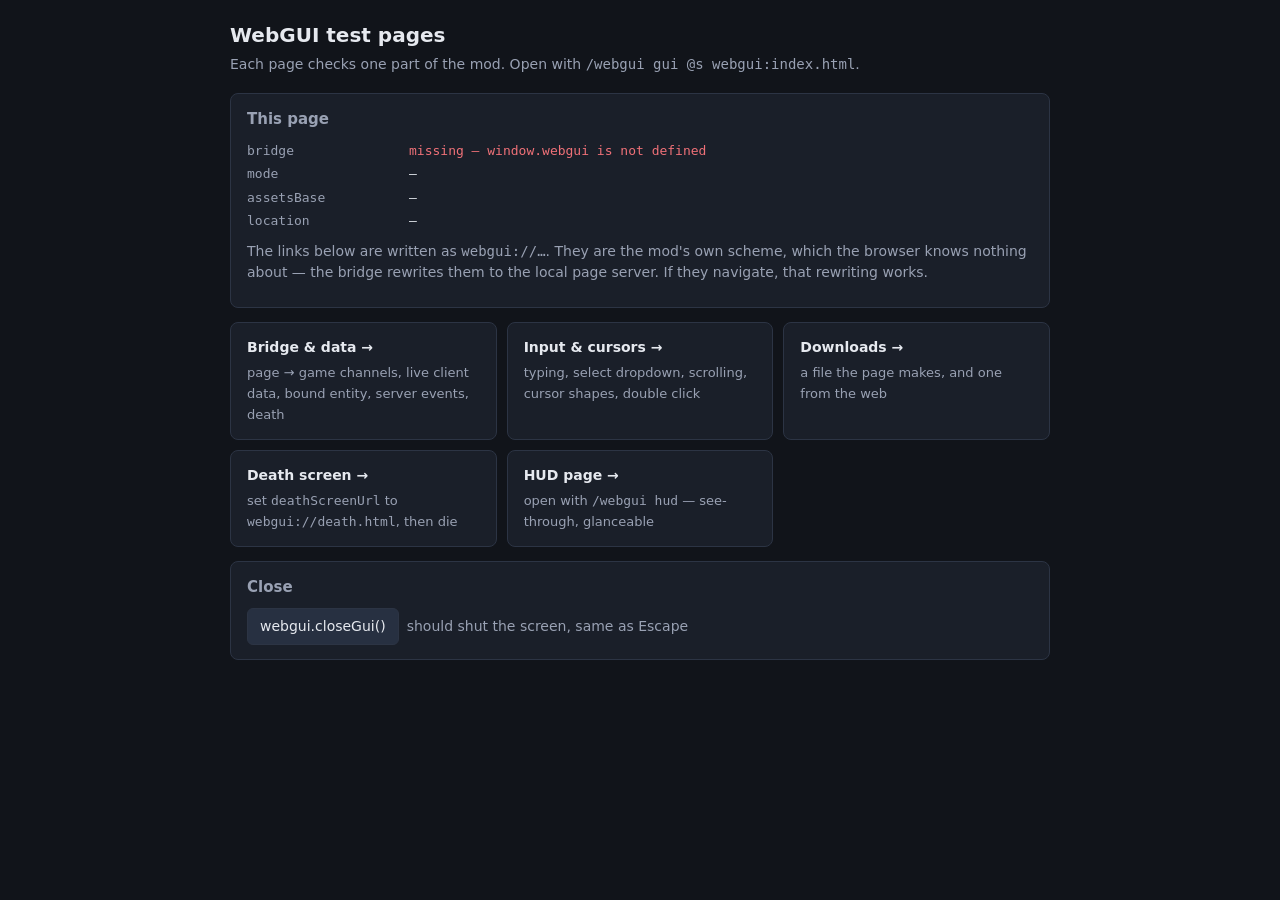
<file: dev/testpages/index.html>
<!doctype html>
<html lang="en">
<head>
<meta charset="utf-8">
<title>WebGUI test pages</title>
<link rel="stylesheet" href="style.css">
</head>
<body>
<div class="wrap">
  <h1>WebGUI test pages</h1>
  <p class="sub">Each page checks one part of the mod. Open with
     <code>/webgui gui @s webgui:index.html</code>.</p>

  <div class="panel">
    <h2>This page</h2>
    <div class="kv">
      <div>bridge</div><div id="has-bridge">checking…</div>
      <div>mode</div><div id="mode">—</div>
      <div>assetsBase</div><div id="base">—</div>
      <div>location</div><div id="here">—</div>
    </div>
    <p class="dim" style="margin-top:10px">
      The links below are written as <code>webgui://…</code>. They are the mod's own scheme,
      which the browser knows nothing about — the bridge rewrites them to the local page
      server. If they navigate, that rewriting works.
    </p>
  </div>

  <div class="grid">
    <a class="card" href="webgui://bridge.html">
      <b>Bridge &amp; data →</b>
      <span>page → game channels, live client data, bound entity, server events, death</span>
    </a>
    <a class="card" href="webgui://input.html">
      <b>Input &amp; cursors →</b>
      <span>typing, select dropdown, scrolling, cursor shapes, double click</span>
    </a>
    <a class="card" href="webgui://download.html">
      <b>Downloads →</b>
      <span>a file the page makes, and one from the web</span>
    </a>
    <a class="card" href="webgui://death.html">
      <b>Death screen &rarr;</b>
      <span>set <code>deathScreenUrl</code> to <code>webgui://death.html</code>, then die</span>
    </a>
    <a class="card" href="webgui://hud.html">
      <b>HUD page →</b>
      <span>open with <code>/webgui hud</code> — see-through, glanceable</span>
    </a>
  </div>

  <div class="panel" style="margin-top:14px">
    <h2>Close</h2>
    <div class="row">
      <button id="close">webgui.closeGui()</button>
      <span class="dim">should shut the screen, same as Escape</span>
    </div>
  </div>
</div>

<script>
(function () {
  var g = window.webgui;
  var has = document.getElementById('has-bridge');
  if (!g) {
    has.textContent = 'missing — window.webgui is not defined';
    has.className = 'bad';
    return;
  }
  has.textContent = 'present';
  has.className = 'ok';
  document.getElementById('mode').textContent = g.isHud ? 'HUD overlay' : 'full screen';
  document.getElementById('base').textContent = g.assetsBase || '(none — server ships no pages)';
  document.getElementById('here').textContent = location.href;
  if (g.isHud) { document.documentElement.classList.add('hud'); document.body.classList.add('hud'); };

  document.getElementById('close').addEventListener('click', function () {
    g.closeGui();
  });
})();
</script>
</body>
</html>
</file>
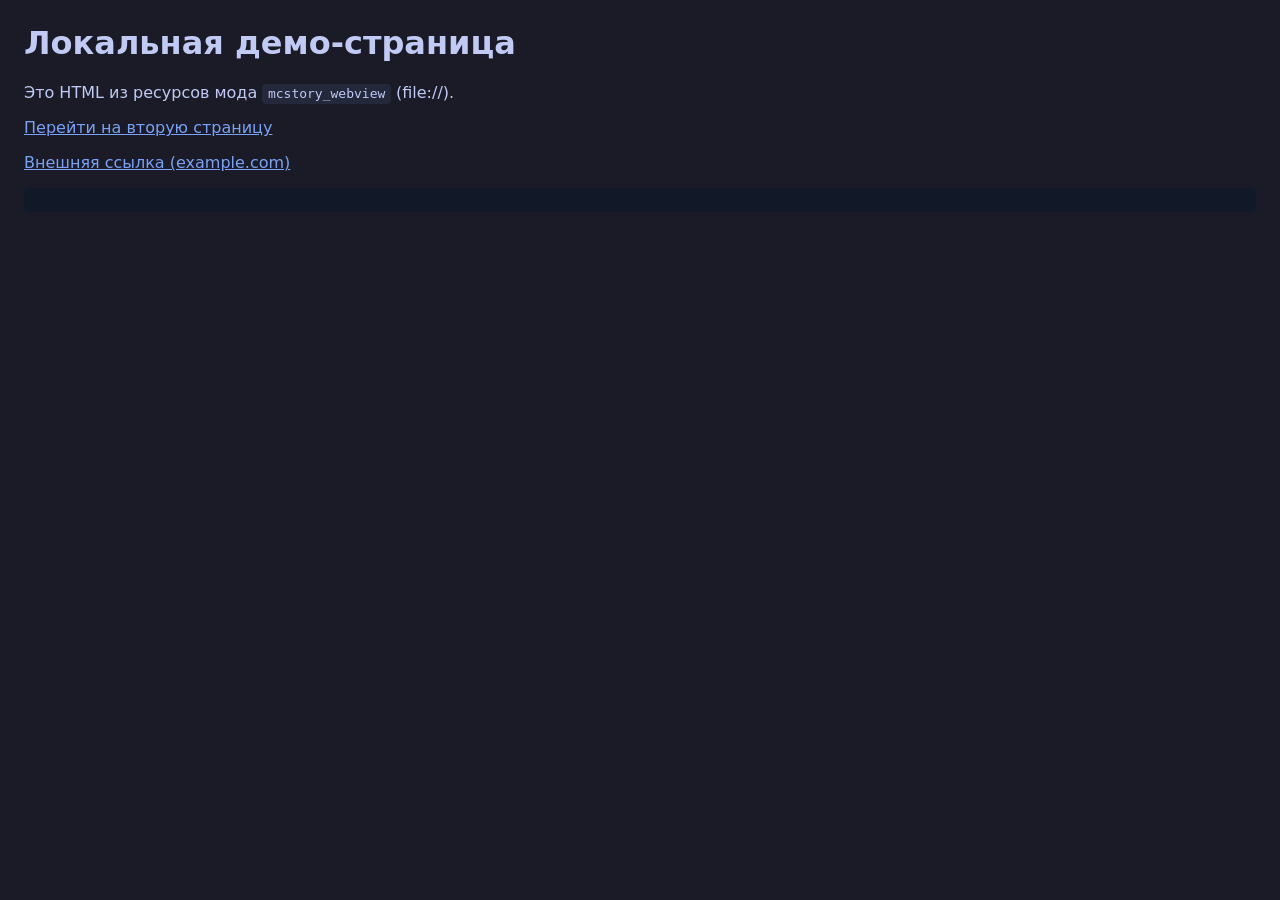
<file: src/main/resources/assets/webgui/bundled_web/index.html>
<!DOCTYPE html>
<html lang="ru">
<head>
  <meta charset="UTF-8" />
  <meta name="viewport" content="width=device-width, initial-scale=1" />
  <title>MCStory WebView — старт</title>
  <link rel="stylesheet" href="style.css" />
</head>
<body>
  <h1>Локальная демо-страница</h1>
  <p>Это HTML из ресурсов мода <code>mcstory_webview</code> (file://).</p>
  <p><a href="page2.html">Перейти на вторую страницу</a></p>
  <p><a href="https://example.com">Внешняя ссылка (example.com)</a></p>
  <script>
    document.body.addEventListener("click", function (e) {
      if (e.target.tagName === "A") console.log("nav:", e.target.href);
    });
    window.mcstory = window.mcstory || {};
    window.mcstory.onClientInfo = function (info) {
      var el = document.getElementById("mcstory-client-dump");
      if (el) el.textContent = JSON.stringify(info, null, 2);
    };
  </script>
  <pre id="mcstory-client-dump" style="margin-top:1rem;padding:0.75rem;background:#111827;color:#e5e7eb;border-radius:6px;overflow:auto;max-height:40vh;"></pre>
</body>
</html>
</file>
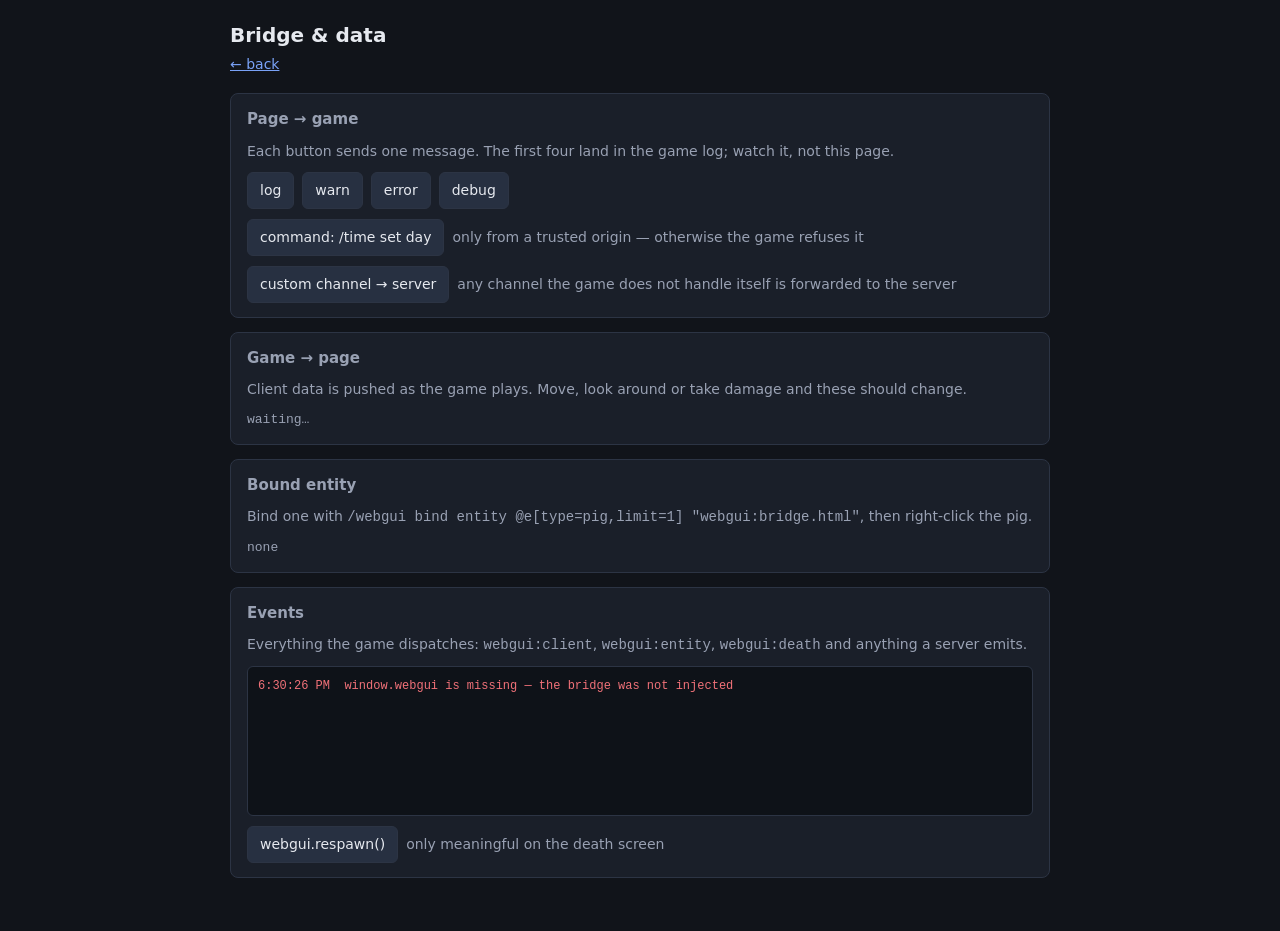
<file: dev/testpages/bridge.html>
<!doctype html>
<html lang="en">
<head>
<meta charset="utf-8">
<title>Bridge &amp; data — WebGUI test</title>
<link rel="stylesheet" href="style.css">
</head>
<body>
<div class="wrap">
  <h1>Bridge &amp; data</h1>
  <p class="sub"><a href="webgui://index.html">← back</a></p>

  <div class="panel">
    <h2>Page → game</h2>
    <p class="dim">Each button sends one message. The first four land in the game log;
       watch it, not this page.</p>
    <div class="row">
      <button data-channel="log">log</button>
      <button data-channel="warn">warn</button>
      <button data-channel="error">error</button>
      <button data-channel="debug">debug</button>
    </div>
    <div class="row" style="margin-top:10px">
      <button id="command">command: /time set day</button>
      <span class="dim">only from a trusted origin — otherwise the game refuses it</span>
    </div>
    <div class="row" style="margin-top:10px">
      <button id="custom">custom channel → server</button>
      <span class="dim">any channel the game does not handle itself is forwarded to the server</span>
    </div>
  </div>

  <div class="panel">
    <h2>Game → page</h2>
    <p class="dim">Client data is pushed as the game plays. Move, look around or take damage
       and these should change.</p>
    <div class="kv" id="client"><div>waiting…</div><div></div></div>
  </div>

  <div class="panel">
    <h2>Bound entity</h2>
    <p class="dim">Bind one with
       <code>/webgui bind entity @e[type=pig,limit=1] "webgui:bridge.html"</code>,
       then right-click the pig.</p>
    <div class="kv" id="entity"><div>none</div><div></div></div>
  </div>

  <div class="panel">
    <h2>Events</h2>
    <p class="dim">Everything the game dispatches: <code>webgui:client</code>,
       <code>webgui:entity</code>, <code>webgui:death</code> and anything a server emits.</p>
    <div class="log" id="log"></div>
    <div class="row" style="margin-top:10px">
      <button id="respawn">webgui.respawn()</button>
      <span class="dim">only meaningful on the death screen</span>
    </div>
  </div>
</div>

<script>
(function () {
  var g = window.webgui;
  var log = document.getElementById('log');

  function line(text, cls) {
    var at = new Date().toLocaleTimeString();
    var div = document.createElement('div');
    if (cls) div.className = cls;
    div.textContent = at + '  ' + text;
    log.appendChild(div);
    log.scrollTop = log.scrollHeight;
  }

  if (!g) {
    line('window.webgui is missing — the bridge was not injected', 'bad');
    return;
  }
  if (g.isHud) { document.documentElement.classList.add('hud'); document.body.classList.add('hud'); };

  Array.prototype.forEach.call(document.querySelectorAll('[data-channel]'), function (b) {
    b.addEventListener('click', function () {
      var channel = b.getAttribute('data-channel');
      g.postToGame({ channel: channel, message: 'hello from the test page (' + channel + ')' });
      line('sent ' + channel);
    });
  });

  document.getElementById('command').addEventListener('click', function () {
    g.postToGame({ channel: 'command', command: 'time set day' });
    line('sent command');
  });

  document.getElementById('custom').addEventListener('click', function () {
    g.postToGame({ channel: 'testPage', note: 'anything', at: Date.now() });
    line('sent custom channel "testPage" — the server decides what to do with it');
  });

  document.getElementById('respawn').addEventListener('click', function () {
    g.respawn();
    line('sent respawn');
  });

  function table(node, data) {
    node.innerHTML = '';
    Object.keys(data).forEach(function (key) {
      var value = data[key];
      var k = document.createElement('div');
      var v = document.createElement('div');
      k.textContent = key;
      v.textContent = (value !== null && typeof value === 'object')
          ? JSON.stringify(value) : String(value);
      node.appendChild(k);
      node.appendChild(v);
    });
  }

  g.on('client', function (data) { table(document.getElementById('client'), data || {}); });
  g.on('entity', function (data) {
    table(document.getElementById('entity'), data || { entity: 'none' });
    line('entity context received');
  });
  g.on('death', function (data) {
    line('death: ' + JSON.stringify(data), 'bad');
  });

  // Whatever the server chose to emit. The name is the server's, so this only proves the
  // path works when something actually sends it.
  g.on('testPage', function (data) { line('server → page: ' + JSON.stringify(data), 'ok'); });

  if (g.client) table(document.getElementById('client'), g.client);
  if (g.entity) table(document.getElementById('entity'), g.entity);
  line('ready');
})();
</script>
</body>
</html>
</file>
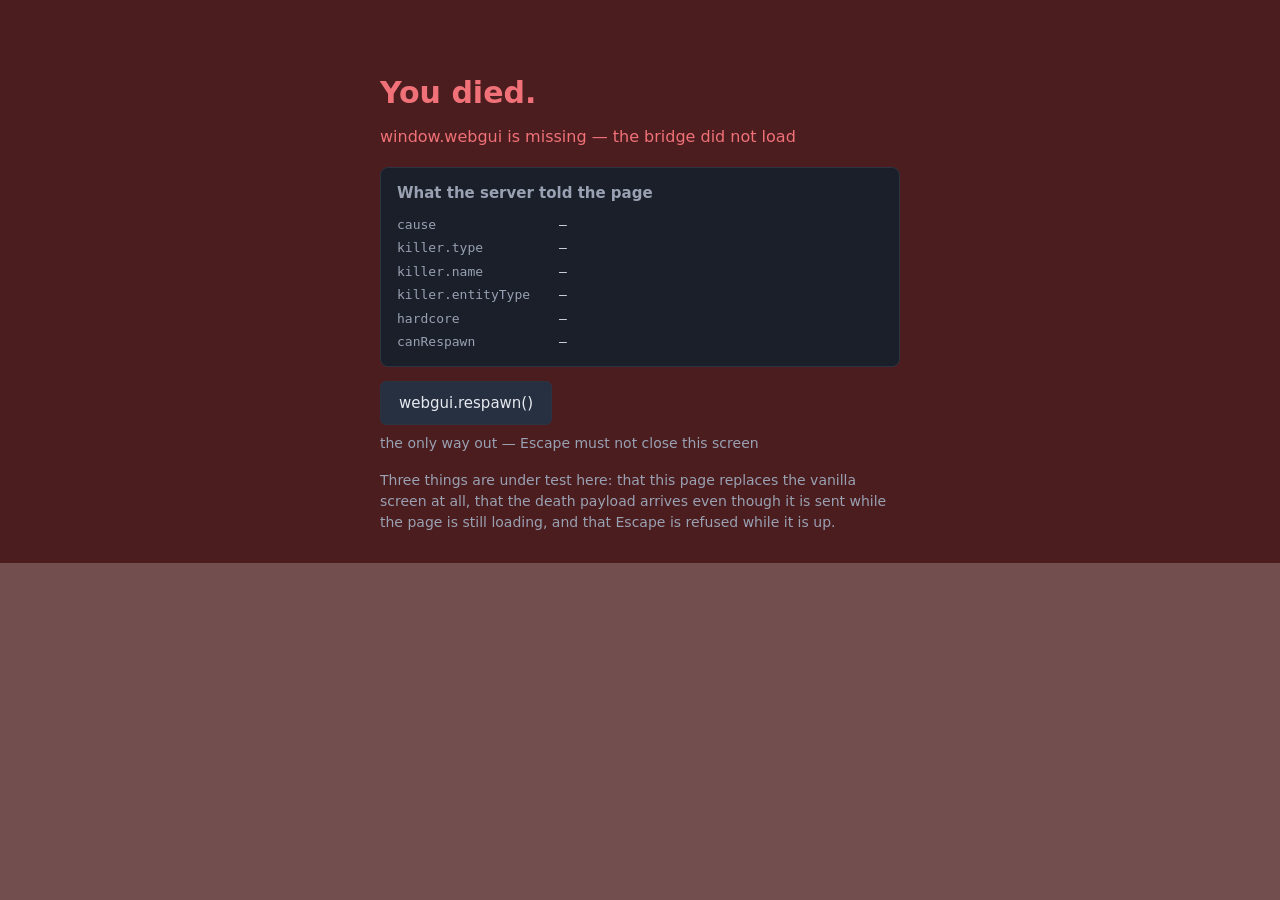
<file: dev/testpages/death.html>
<!doctype html>
<html lang="en">
<head>
<meta charset="utf-8">
<title>WebGUI death screen</title>
<link rel="stylesheet" href="style.css">
<style>
  /* The vanilla death screen dims the world; this one does the same so the page
     reads as a screen rather than a panel floating on a live view. */
  html, body { background: rgba(60, 10, 12, .72); }
  .wrap { max-width: 560px; padding-top: 70px; }
  h1 { font-size: 30px; color: #f07178; margin-bottom: 10px; }
  #message { font-size: 16px; margin-bottom: 18px; }
  .big { padding: 10px 18px; font-size: 15px; }
</style>
</head>
<body>
<div class="wrap">
  <h1>You died.</h1>
  <p id="message" class="dim">waiting for the death payload…</p>

  <div class="panel">
    <h2>What the server told the page</h2>
    <div class="kv">
      <div>cause</div><div id="cause">—</div>
      <div>killer.type</div><div id="ktype">—</div>
      <div>killer.name</div><div id="kname">—</div>
      <div>killer.entityType</div><div id="kentity">—</div>
      <div>hardcore</div><div id="hardcore">—</div>
      <div>canRespawn</div><div id="canRespawn">—</div>
    </div>
  </div>

  <div class="row">
    <button id="respawn" class="big">webgui.respawn()</button>
    <span class="dim">the only way out — Escape must not close this screen</span>
  </div>

  <p class="dim" style="margin-top:16px">
    Three things are under test here: that this page replaces the vanilla screen at all,
    that the death payload arrives even though it is sent while the page is still loading,
    and that Escape is refused while it is up.
  </p>
</div>

<script>
(function () {
  var g = window.webgui;
  var btn = document.getElementById('respawn');

  function text(id, value) {
    document.getElementById(id).textContent =
      (value === null || value === undefined) ? '—' : String(value);
  }

  function show(d) {
    document.getElementById('message').textContent =
      d.deathMessage || '(the server sent no death message)';
    text('cause', d.cause);
    text('hardcore', d.hardcore);
    text('canRespawn', d.canRespawn);
    var k = d.killer || {};
    text('ktype', k.type);
    text('kname', k.name);
    text('kentity', k.entityType);
    // Hardcore has no respawn, so the page must not offer one either.
    btn.style.display = d.canRespawn === false ? 'none' : '';
  }

  if (!g) {
    document.getElementById('message').textContent =
      'window.webgui is missing — the bridge did not load';
    document.getElementById('message').className = 'bad';
    return;
  }

  g.on('death', show);
  btn.addEventListener('click', function () { g.respawn(); });
})();
</script>
</body>
</html>
</file>
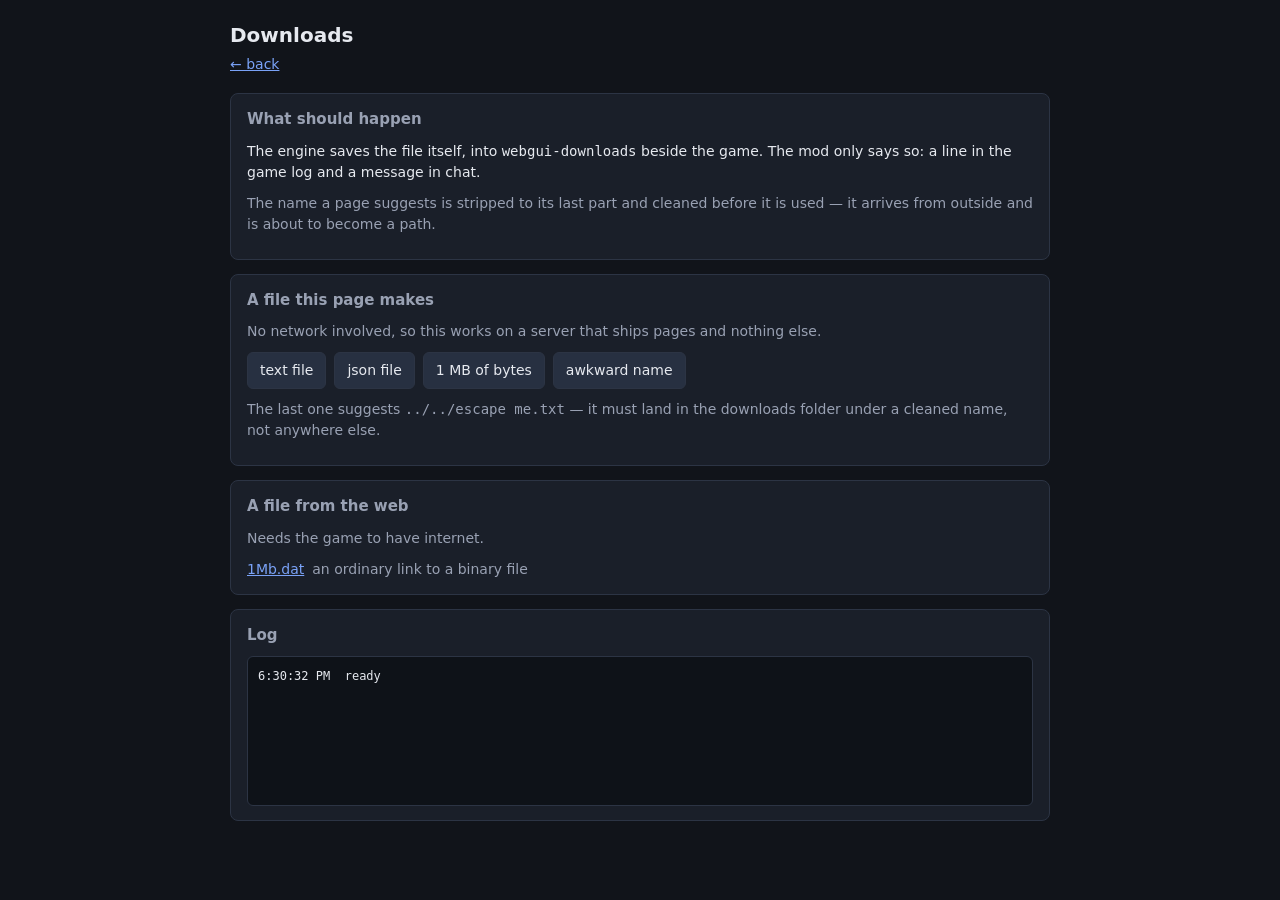
<file: dev/testpages/download.html>
<!doctype html>
<html lang="en">
<head>
<meta charset="utf-8">
<title>Downloads — WebGUI test</title>
<link rel="stylesheet" href="style.css">
</head>
<body>
<div class="wrap">
  <h1>Downloads</h1>
  <p class="sub"><a href="webgui://index.html">← back</a></p>

  <div class="panel">
    <h2>What should happen</h2>
    <p>The engine saves the file itself, into <code>webgui-downloads</code> beside the game.
       The mod only says so: a line in the game log and a message in chat.</p>
    <p class="dim">The name a page suggests is stripped to its last part and cleaned before it
       is used — it arrives from outside and is about to become a path.</p>
  </div>

  <div class="panel">
    <h2>A file this page makes</h2>
    <p class="dim">No network involved, so this works on a server that ships pages and nothing
       else.</p>
    <div class="row">
      <button id="text">text file</button>
      <button id="json">json file</button>
      <button id="big">1 MB of bytes</button>
      <button id="nasty">awkward name</button>
    </div>
    <p class="dim" style="margin-top:10px">The last one suggests
       <code>../../escape me.txt</code> — it must land in the downloads folder under a cleaned
       name, not anywhere else.</p>
  </div>

  <div class="panel">
    <h2>A file from the web</h2>
    <p class="dim">Needs the game to have internet.</p>
    <div class="row">
      <a href="https://proof.ovh.net/files/1Mb.dat">1Mb.dat</a>
      <span class="dim">an ordinary link to a binary file</span>
    </div>
  </div>

  <div class="panel">
    <h2>Log</h2>
    <div class="log" id="log"></div>
  </div>
</div>

<script>
(function () {
  var g = window.webgui;
  if (g && g.isHud) { document.documentElement.classList.add('hud'); document.body.classList.add('hud'); };
  var log = document.getElementById('log');

  function line(text) {
    var div = document.createElement('div');
    div.textContent = new Date().toLocaleTimeString() + '  ' + text;
    log.appendChild(div);
    log.scrollTop = log.scrollHeight;
  }

  function save(name, blob) {
    var url = URL.createObjectURL(blob);
    var a = document.createElement('a');
    a.href = url;
    a.download = name;
    document.body.appendChild(a);
    a.click();
    document.body.removeChild(a);
    // Let the browser start the download before the URL is taken away.
    setTimeout(function () { URL.revokeObjectURL(url); }, 10000);
    line('asked for ' + name + ' (' + blob.size + ' bytes)');
  }

  document.getElementById('text').addEventListener('click', function () {
    save('webgui-test.txt', new Blob(['Written by the WebGUI test page at ' + new Date() + '\n'],
        { type: 'text/plain' }));
  });

  document.getElementById('json').addEventListener('click', function () {
    save('webgui-test.json', new Blob([JSON.stringify({ from: 'test page', at: Date.now() }, null, 2)],
        { type: 'application/json' }));
  });

  document.getElementById('big').addEventListener('click', function () {
    var bytes = new Uint8Array(1024 * 1024);
    for (var i = 0; i < bytes.length; i++) bytes[i] = i & 0xff;
    save('webgui-test-1mb.bin', new Blob([bytes], { type: 'application/octet-stream' }));
  });

  document.getElementById('nasty').addEventListener('click', function () {
    save('../../escape me.txt', new Blob(['This must not escape the downloads folder.\n'],
        { type: 'text/plain' }));
  });

  line('ready');
})();
</script>
</body>
</html>
</file>
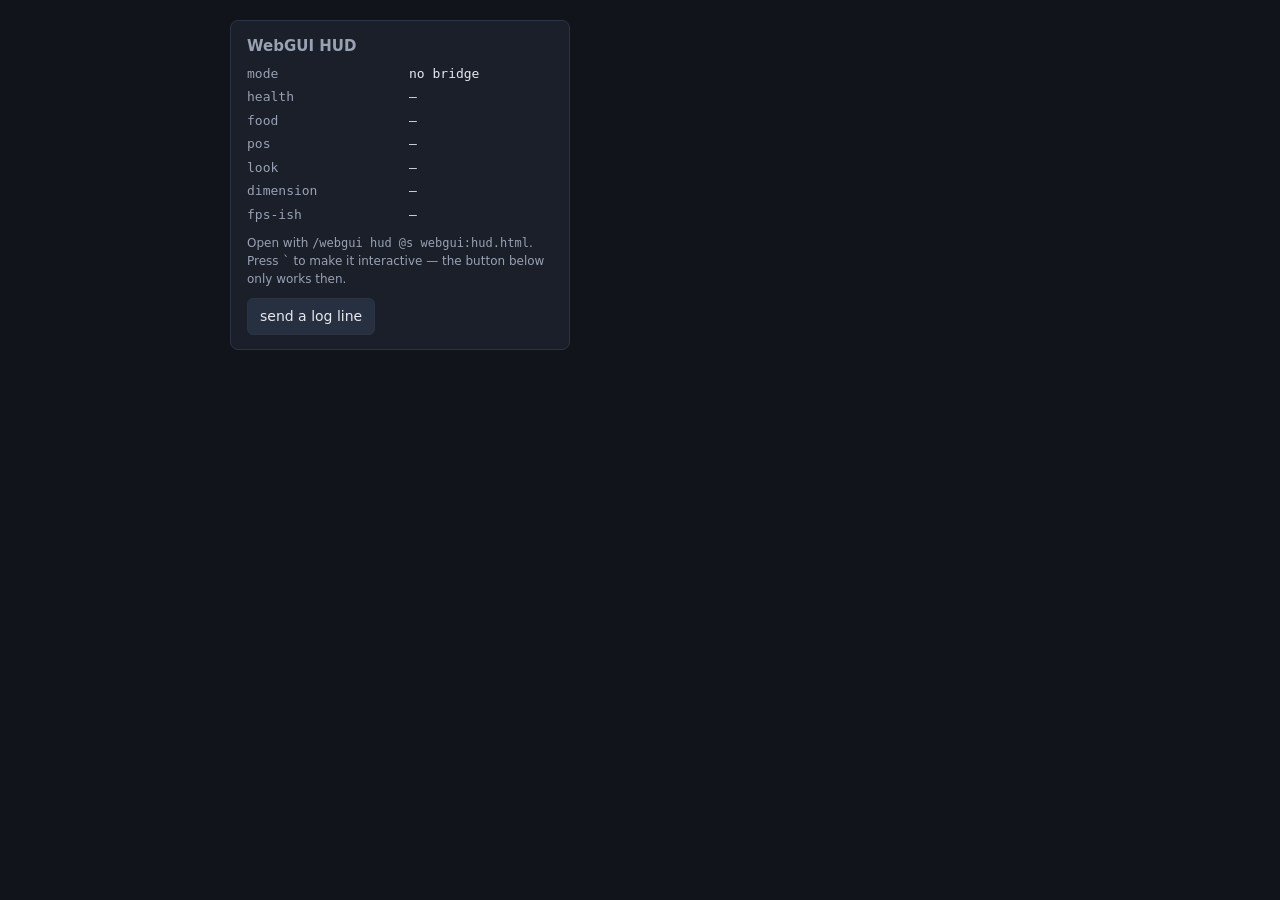
<file: dev/testpages/hud.html>
<!doctype html>
<html lang="en">
<head>
<meta charset="utf-8">
<title>HUD — WebGUI test</title>
<link rel="stylesheet" href="style.css">
</head>
<body>
<div class="wrap">
  <div class="panel" style="max-width:340px">
    <h2 style="margin-bottom:6px">WebGUI HUD</h2>
    <div class="kv" id="data">
      <div>mode</div><div id="mode">—</div>
      <div>health</div><div id="health">—</div>
      <div>food</div><div id="food">—</div>
      <div>pos</div><div id="pos">—</div>
      <div>look</div><div id="look">—</div>
      <div>dimension</div><div id="dim">—</div>
      <div>fps-ish</div><div id="tick">—</div>
    </div>
    <p class="dim" style="margin-top:10px;font-size:12px">
      Open with <code>/webgui hud @s webgui:hud.html</code>.
      Press <code>`</code> to make it interactive — the button below only works then.
    </p>
    <div class="row">
      <button id="ping">send a log line</button>
    </div>
  </div>
</div>

<script>
(function () {
  var g = window.webgui;
  var mode = document.getElementById('mode');
  if (!g) {
    mode.textContent = 'no bridge';
    return;
  }
  // Over the world: the page must not paint a background of its own, or it covers the game.
  if (g.isHud) { document.documentElement.classList.add('hud'); document.body.classList.add('hud'); };
  mode.textContent = g.isHud ? 'HUD overlay' : 'full screen (open it with /webgui hud)';

  var ticks = 0;
  var since = Date.now();

  function show(c) {
    if (!c) return;
    document.getElementById('health').textContent = c.health;
    document.getElementById('food').textContent = c.food;
    if (c.pos) {
      document.getElementById('pos').textContent =
          c.pos.x.toFixed(1) + '  ' + c.pos.y.toFixed(1) + '  ' + c.pos.z.toFixed(1);
    }
    if (c.look) {
      document.getElementById('look').textContent =
          'yaw ' + c.look.yaw.toFixed(0) + '  pitch ' + c.look.pitch.toFixed(0);
    }
    document.getElementById('dim').textContent = c.dimension;

    // How often the game pushes data, which is the useful half of "is it smooth".
    ticks++;
    var seconds = (Date.now() - since) / 1000;
    if (seconds >= 1) {
      document.getElementById('tick').textContent = (ticks / seconds).toFixed(1) + '/s';
      ticks = 0;
      since = Date.now();
    }
  }

  g.on('client', show);
  if (g.client) show(g.client);

  document.getElementById('ping').addEventListener('click', function () {
    g.postToGame({ channel: 'log', message: 'HUD button pressed' });
  });
})();
</script>
</body>
</html>
</file>
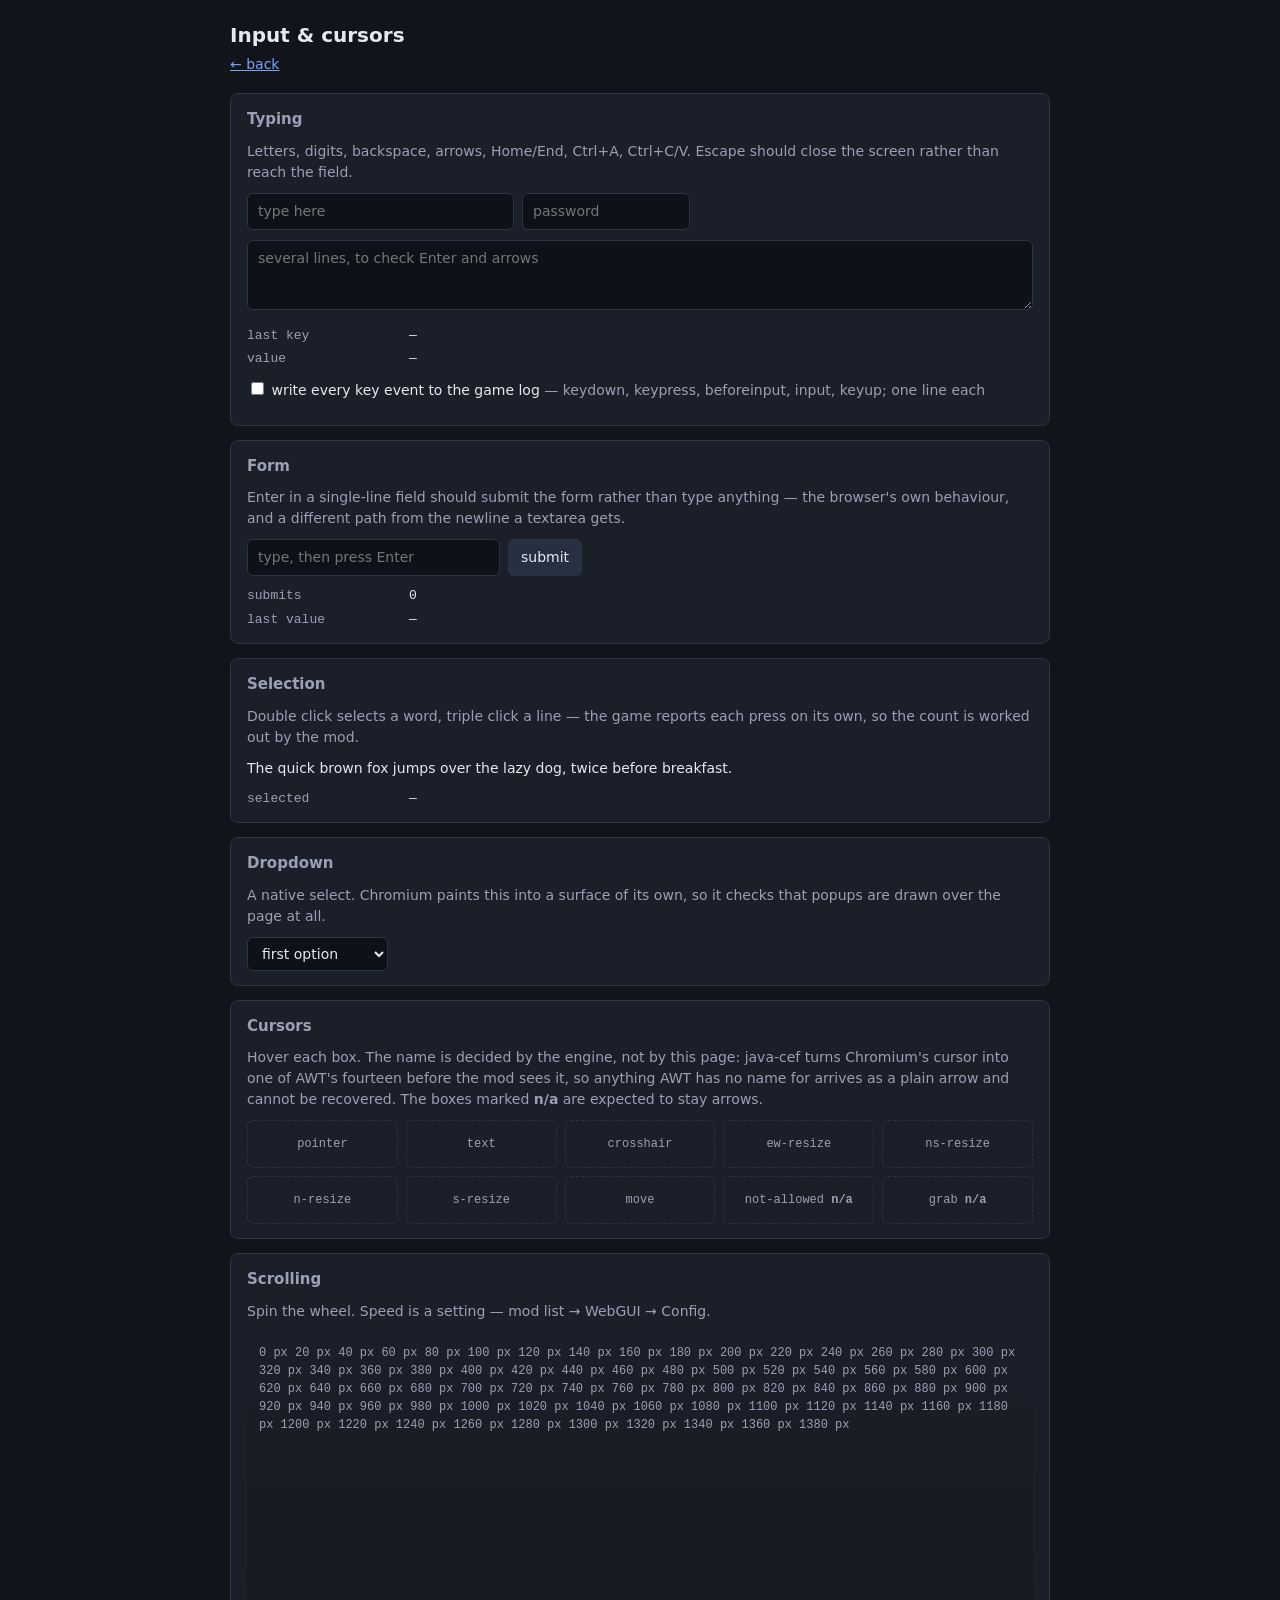
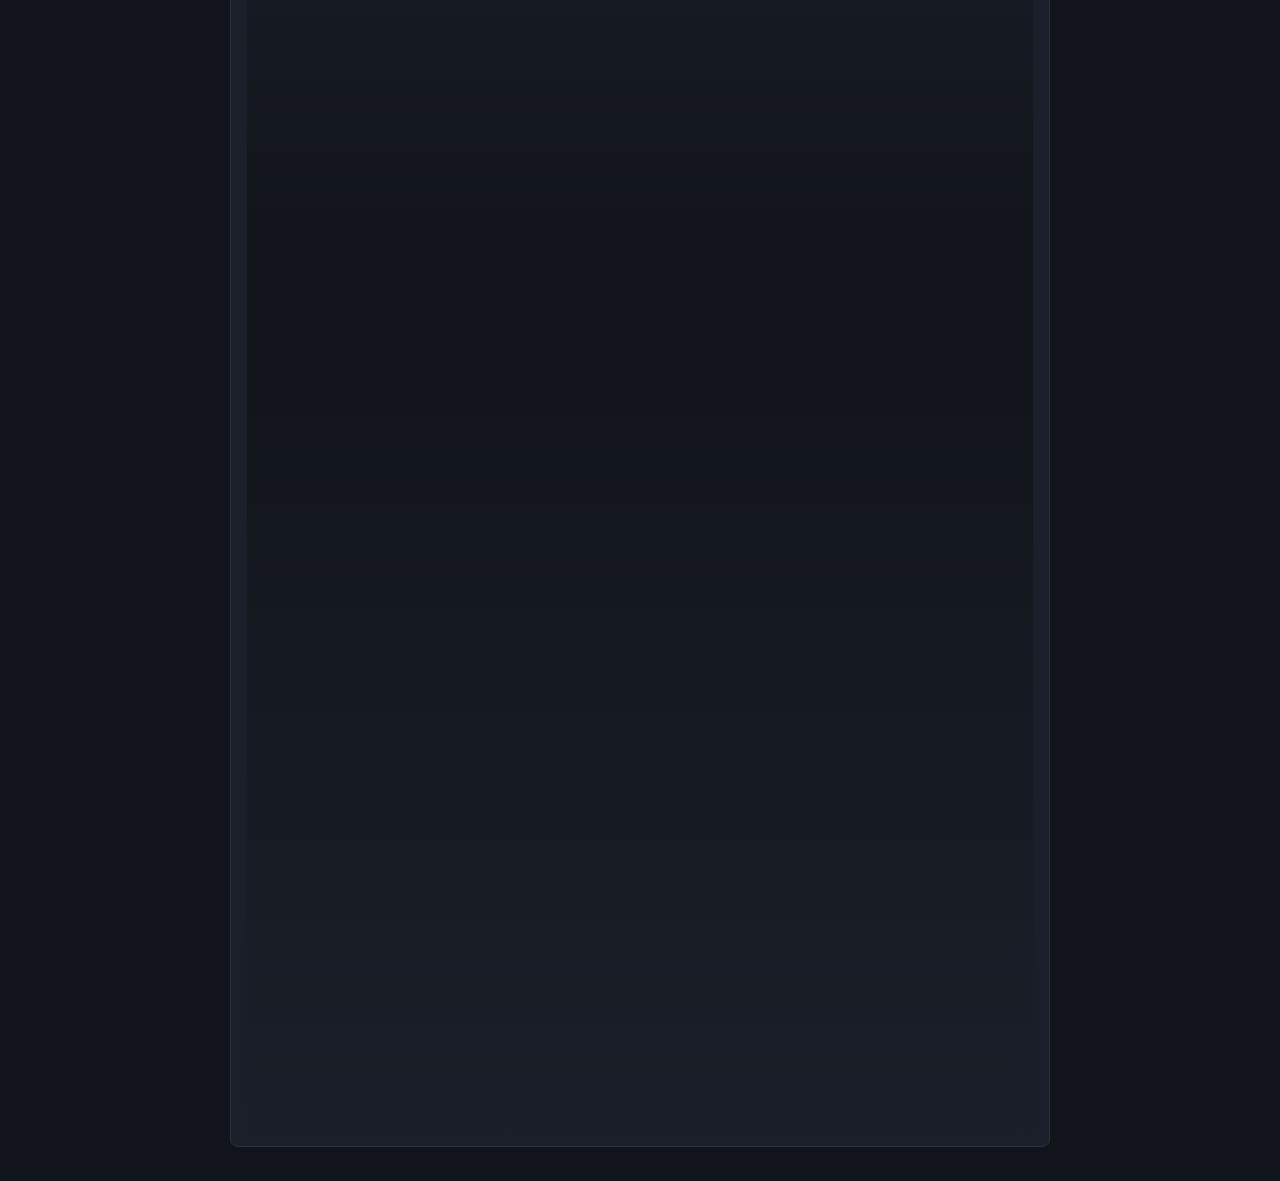
<file: dev/testpages/input.html>
<!doctype html>
<html lang="en">
<head>
<meta charset="utf-8">
<title>Input &amp; cursors — WebGUI test</title>
<link rel="stylesheet" href="style.css">
</head>
<body>
<div class="wrap">
  <h1>Input &amp; cursors</h1>
  <p class="sub"><a href="webgui://index.html">← back</a></p>

  <div class="panel">
    <h2>Typing</h2>
    <p class="dim">Letters, digits, backspace, arrows, Home/End, Ctrl+A, Ctrl+C/V.
       Escape should close the screen rather than reach the field.</p>
    <div class="row">
      <input type="text" id="text" placeholder="type here" size="30">
      <input type="password" placeholder="password" size="16">
    </div>
    <p style="margin-top:10px"><textarea placeholder="several lines, to check Enter and arrows"></textarea></p>
    <div class="kv">
      <div>last key</div><div id="key">—</div>
      <div>value</div><div id="value">—</div>
    </div>
    <p style="margin-top:10px">
      <label><input type="checkbox" id="trace"> write every key event to the game log</label>
      <span class="dim">— keydown, keypress, beforeinput, input, keyup; one line each</span>
    </p>
  </div>

  <div class="panel">
    <h2>Form</h2>
    <p class="dim">Enter in a single-line field should submit the form rather than type
       anything — the browser's own behaviour, and a different path from the newline a
       textarea gets.</p>
    <form id="form">
      <div class="row">
        <input type="text" id="formfield" placeholder="type, then press Enter" size="28">
        <button type="submit">submit</button>
      </div>
    </form>
    <div class="kv" style="margin-top:10px">
      <div>submits</div><div id="submits">0</div>
      <div>last value</div><div id="submitted">—</div>
    </div>
  </div>

  <div class="panel">
    <h2>Selection</h2>
    <p class="dim">Double click selects a word, triple click a line — the game reports each
       press on its own, so the count is worked out by the mod.</p>
    <p id="sample">The quick brown fox jumps over the lazy dog, twice before breakfast.</p>
    <div class="kv">
      <div>selected</div><div id="selected">—</div>
    </div>
  </div>

  <div class="panel">
    <h2>Dropdown</h2>
    <p class="dim">A native select. Chromium paints this into a surface of its own, so it
       checks that popups are drawn over the page at all.</p>
    <select id="select">
      <option>first option</option>
      <option>second option</option>
      <option>third option</option>
      <option>fourth option</option>
      <option>fifth option</option>
    </select>
    <span class="dim" id="chosen"></span>
  </div>

  <div class="panel">
    <h2>Cursors</h2>
    <p class="dim">Hover each box. The name is decided by the engine, not by this page:
       java-cef turns Chromium's cursor into one of AWT's fourteen before the mod sees it,
       so anything AWT has no name for arrives as a plain arrow and cannot be recovered.
       The boxes marked <b>n/a</b> are expected to stay arrows.</p>
    <div class="cursors">
      <div style="cursor:pointer">pointer</div>
      <div style="cursor:text">text</div>
      <div style="cursor:crosshair">crosshair</div>
      <div style="cursor:ew-resize">ew-resize</div>
      <div style="cursor:ns-resize">ns-resize</div>
      <div style="cursor:n-resize">n-resize</div>
      <div style="cursor:s-resize">s-resize</div>
      <div style="cursor:move">move</div>
      <div style="cursor:not-allowed">not-allowed <b>n/a</b></div>
      <div style="cursor:grab">grab <b>n/a</b></div>
    </div>
  </div>

  <div class="panel">
    <h2>Scrolling</h2>
    <p class="dim">Spin the wheel. Speed is a setting — mod list → WebGUI → Config.</p>
    <div class="tall">
      <div class="ruler" id="ruler"></div>
    </div>
  </div>
</div>

<script>
(function () {
  var g = window.webgui;
  if (g && g.isHud) { document.documentElement.classList.add('hud'); document.body.classList.add('hud'); };

  var text = document.getElementById('text');
  var key = document.getElementById('key');
  var value = document.getElementById('value');
  var submits = 0;
  document.getElementById('form').addEventListener('submit', function (e) {
    // Nowhere to send it, and a real navigation would take the page away from under the test.
    e.preventDefault();
    submits++;
    document.getElementById('submits').textContent = submits;
    document.getElementById('submitted').textContent =
      JSON.stringify(document.getElementById('formfield').value);
  });

  document.addEventListener('keydown', function (e) {
    key.textContent = e.key + '   (code ' + e.code + ', keyCode ' + e.keyCode + ')'
        + (e.ctrlKey ? ' +ctrl' : '') + (e.shiftKey ? ' +shift' : '') + (e.altKey ? ' +alt' : '');
  });
  text.addEventListener('input', function () { value.textContent = text.value; });

  // Every stage of a keystroke, into the game log: a page that will not take text looks the
  // same from the outside whichever stage is missing. Off by default, it is a lot of lines.
  var trace = document.getElementById('trace');
  ['keydown', 'keypress', 'beforeinput', 'input', 'keyup'].forEach(function (name) {
    document.addEventListener(name, function (e) {
      if (!trace.checked) return;
      console.log('[' + name + '] key=' + JSON.stringify(e.key)
        + ' code=' + JSON.stringify(e.code) + ' keyCode=' + e.keyCode
        + ' which=' + e.which + ' data=' + JSON.stringify(e.data)
        + ' target=' + (e.target && (e.target.id || e.target.tagName)));
    });
  });

  document.addEventListener('mouseup', function () {
    var s = String(window.getSelection());
    document.getElementById('selected').textContent = s === '' ? '—' : s;
  });

  var select = document.getElementById('select');
  select.addEventListener('change', function () {
    document.getElementById('chosen').textContent = '→ ' + select.value;
  });

  // Marks down the page so it is obvious how far one notch of the wheel carries it.
  var ruler = document.getElementById('ruler');
  var lines = [];
  for (var i = 0; i <= 1380; i += 20) lines.push(i + ' px');
  ruler.textContent = lines.join('\n');
})();
</script>
</body>
</html>
</file>
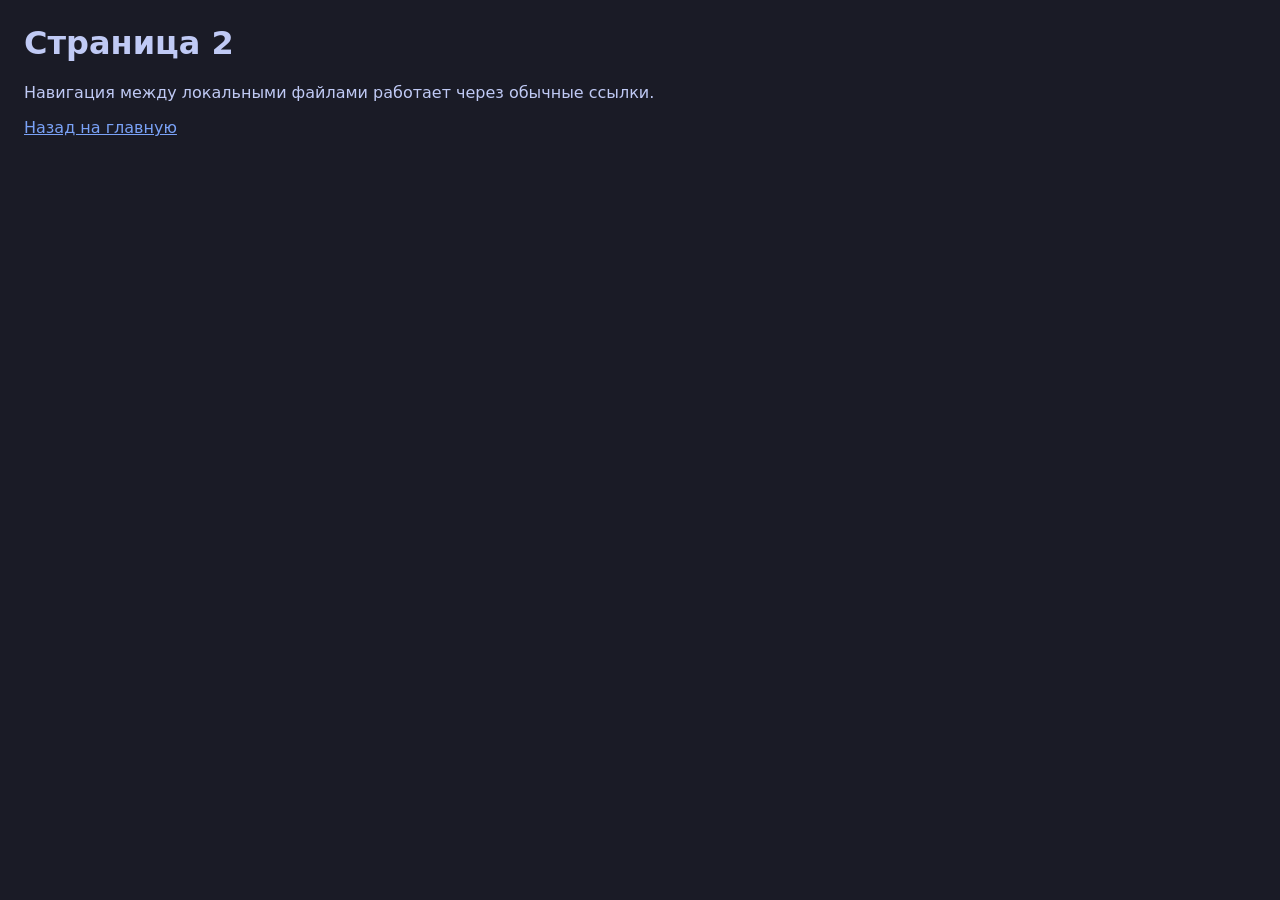
<file: src/main/resources/assets/webgui/bundled_web/page2.html>
<!DOCTYPE html>
<html lang="ru">
<head>
  <meta charset="UTF-8" />
  <meta name="viewport" content="width=device-width, initial-scale=1" />
  <title>Вторая страница</title>
  <link rel="stylesheet" href="style.css" />
</head>
<body>
  <h1>Страница 2</h1>
  <p>Навигация между локальными файлами работает через обычные ссылки.</p>
  <p><a href="index.html">Назад на главную</a></p>
</body>
</html>
</file>
<file: dev/testpages/style.css>
:root {
  --bg: #11141a;
  --panel: #1a1f29;
  --line: #2c3444;
  --text: #e6e9ef;
  --dim: #99a1b3;
  --ok: #68d391;
  --warn: #f6c177;
  --bad: #f07178;
  --link: #7aa2f7;
}

* { box-sizing: border-box; }

html, body {
  margin: 0;
  min-height: 100%;
  background: var(--bg);
  color: var(--text);
  font: 14px/1.5 system-ui, -apple-system, "Segoe UI", sans-serif;
}

/* The HUD is drawn over the world, so it must not paint a background of its own.
   Both elements, not just body: a background on html paints the canvas all the same,
   and a page that sets one covers the game. This is the usual first mistake. */
html.hud, body.hud { background: transparent; }
body.hud .wrap { max-width: none; padding: 10px; }
body.hud .panel { background: rgba(17, 20, 26, .78); }

.wrap { max-width: 860px; margin: 0 auto; padding: 20px; }

h1 { font-size: 20px; margin: 0 0 4px; }
h2 { font-size: 15px; margin: 0 0 10px; color: var(--dim); font-weight: 600; }
p  { margin: 0 0 10px; }

.sub { color: var(--dim); margin-bottom: 18px; }

.panel {
  background: var(--panel);
  border: 1px solid var(--line);
  border-radius: 8px;
  padding: 14px 16px;
  margin-bottom: 14px;
}

.row { display: flex; flex-wrap: wrap; gap: 8px; align-items: center; }

button {
  font: inherit;
  color: var(--text);
  background: #273041;
  border: 1px solid var(--line);
  border-radius: 6px;
  padding: 7px 12px;
  cursor: pointer;
}
button:hover { background: #313c51; }
button:active { background: #202836; }

input[type="text"], input[type="password"], textarea, select {
  font: inherit;
  color: var(--text);
  background: #0e1218;
  border: 1px solid var(--line);
  border-radius: 6px;
  padding: 7px 10px;
}
textarea { width: 100%; min-height: 70px; resize: vertical; }

a { color: var(--link); }

.grid { display: grid; grid-template-columns: repeat(auto-fit, minmax(230px, 1fr)); gap: 10px; }

.card {
  display: block;
  background: var(--panel);
  border: 1px solid var(--line);
  border-radius: 8px;
  padding: 14px 16px;
  text-decoration: none;
  color: var(--text);
}
.card:hover { border-color: var(--link); }
.card b { display: block; margin-bottom: 4px; }
.card span { color: var(--dim); font-size: 13px; }

.kv { display: grid; grid-template-columns: 150px 1fr; gap: 4px 12px; font-family: ui-monospace, Consolas, monospace; font-size: 13px; }
.kv div:nth-child(odd) { color: var(--dim); }

.log {
  font-family: ui-monospace, Consolas, monospace;
  font-size: 12px;
  background: #0e1218;
  border: 1px solid var(--line);
  border-radius: 6px;
  padding: 10px;
  height: 150px;
  overflow: auto;
  white-space: pre-wrap;
}

.ok  { color: var(--ok); }
.bad { color: var(--bad); }
.dim { color: var(--dim); }

.tall { height: 1400px; background: linear-gradient(#1a1f29, #11141a 40%, #1a1f29); border-radius: 6px; padding: 12px; }
.ruler { color: var(--dim); font-family: ui-monospace, Consolas, monospace; font-size: 12px; }

.cursors { display: grid; grid-template-columns: repeat(auto-fit, minmax(130px, 1fr)); gap: 8px; }
.cursors div {
  border: 1px dashed var(--line);
  border-radius: 6px;
  padding: 14px 8px;
  text-align: center;
  font-family: ui-monospace, Consolas, monospace;
  font-size: 12px;
  color: var(--dim);
}
</file>
<file: src/main/resources/assets/webgui/bundled_web/style.css>
body {
  font-family: system-ui, Segoe UI, Roboto, sans-serif;
  margin: 1.5rem;
  background: #1a1b26;
  color: #c0caf5;
}
a {
  color: #7aa2f7;
}
code {
  background: #24283b;
  padding: 0.15rem 0.35rem;
  border-radius: 4px;
}
</file>
